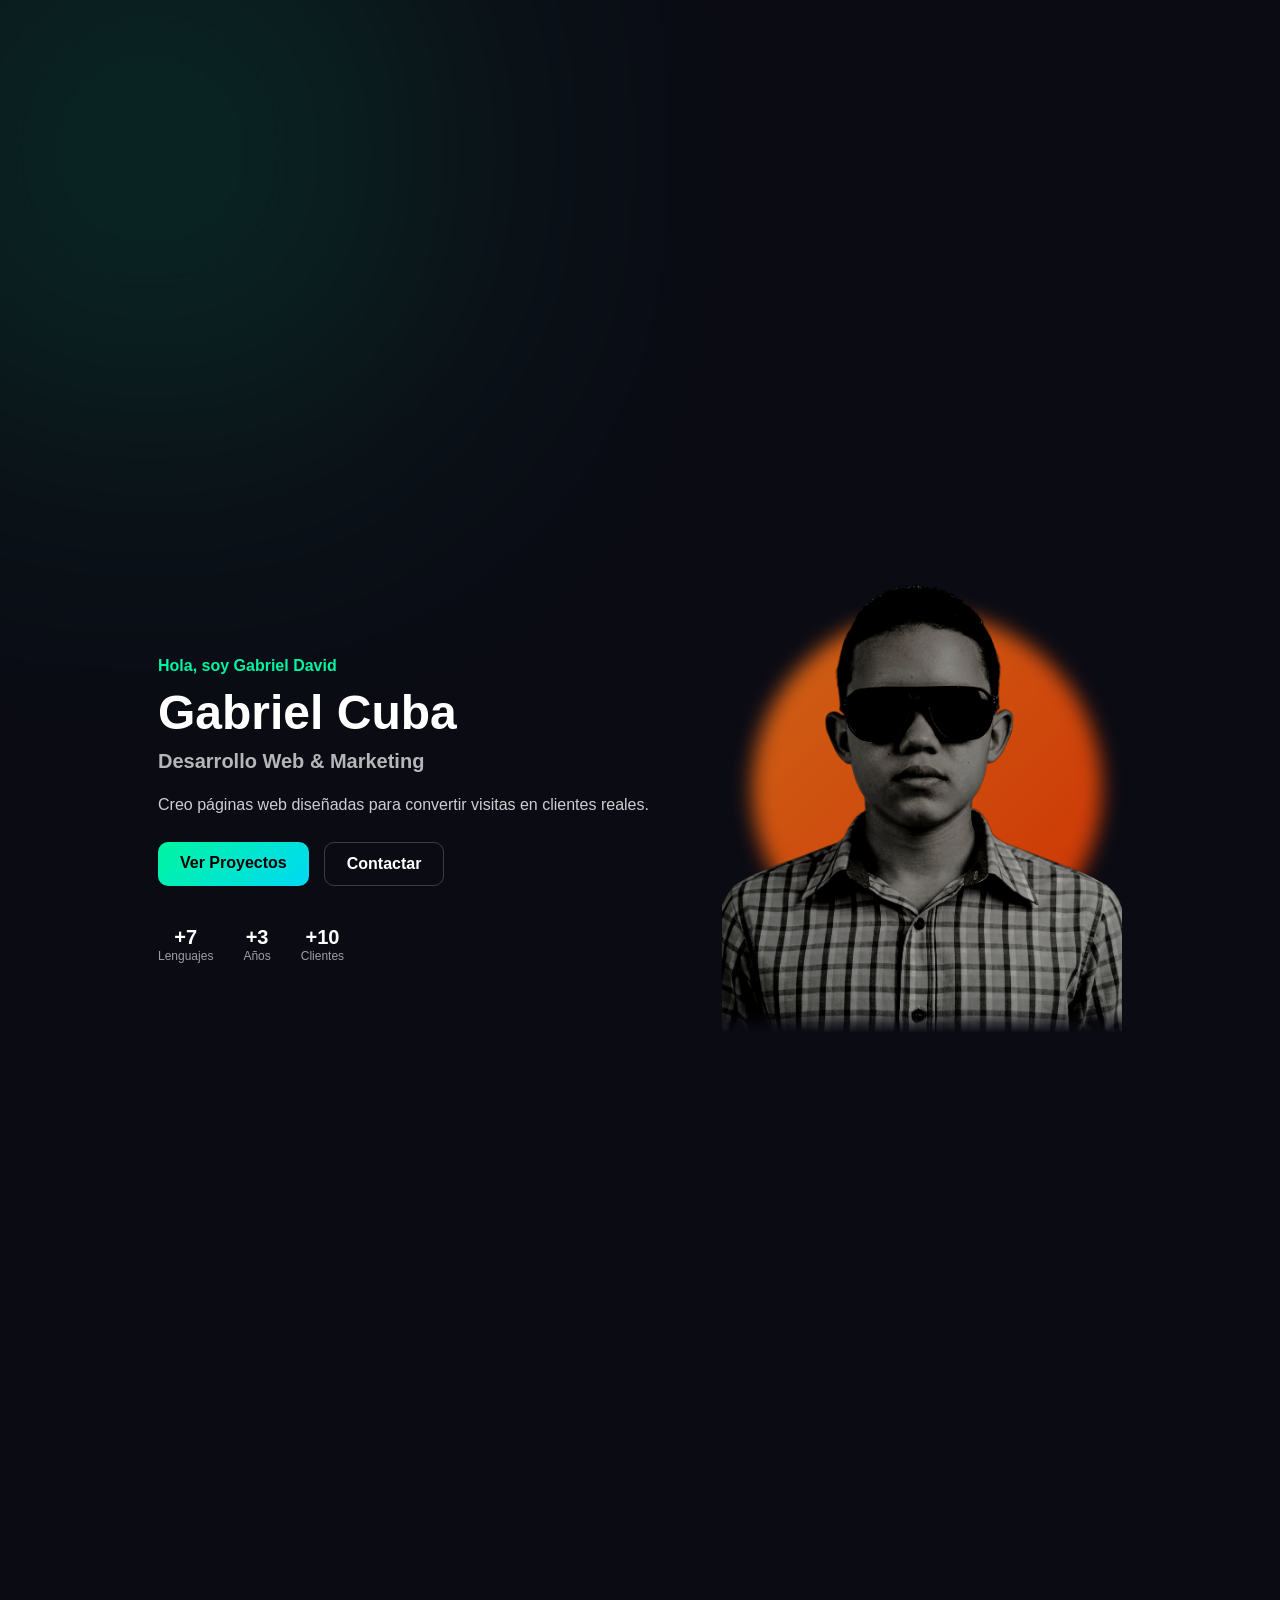
<file: index.html>
<!DOCTYPE html>
<html lang="es">
<head>
    <meta charset="UTF-8">
    <meta name="viewport" content="width=device-width, initial-scale=1.0">
    <title>Impulso-Digital | Gabriel David - Desarrollo Web</title>
    <link rel="icon" type="image/png" href="https://raw.githubusercontent.com/Gabriel13544/Impulso-Digital/main/img/impulso-digital.png">
    <meta property="og:image" content="https://raw.githubusercontent.com/Gabriel13544/Impulso-Digital/main/img/impulso-digital.png">
    <meta name="google-site-verification" content="MyWX2oampHgChPBgl0AtI6WBfq2GyF75EsTW5SlznT0" />
    <link rel="stylesheet" href="estilos.css">
    <script type="application/ld+json">
    {
       "@context": "https://schema.org",
       "@type": "WebSite",
       "name": "Impulso Digital",
       "url": "https://impulso-digital-pearl.vercel.app/"
    }
    </script>
</head>
<body>
    <section class="hero">
        <div class="hero-left">
            <span class="intro">Hola, soy Gabriel David</span>
            <h1 class="hero-name">Gabriel Cuba</h1>
            <h2 class="hero-skills">Desarrollo Web & Marketing</h2>
            <p class="hero-description">Creo páginas web
            diseñadas para convertir visitas en clientes
            reales.</p>

            <div class="buttons">
                <a rel="noopener noreferrer" href="mis-proyectos.html" class="btn primary" id="proyectos-container">Ver Proyectos</a>
                <a rel="noopener noreferrer" href="https://wa.me/+5350862751" class="btn secondary">Contactar</a>
            </div>

            <div class="stats">
                <div class="stat"><strong>+7</strong><span>Lenguajes</span></div>
                <div class="stat"><strong>+3</strong><span>Años</span></div>
                <div class="stat"><strong>+10</strong><span>Clientes</span></div>
            </div>
        </div>
        <div class="hero-right">
            <div class="image-wrapper">
                <img src="img/perfil.png" alt="Foto de perfil de Gabriel">
                <div class="circle"></div>
            </div>
        </div>
    </section>
</body>
</html>
</file>
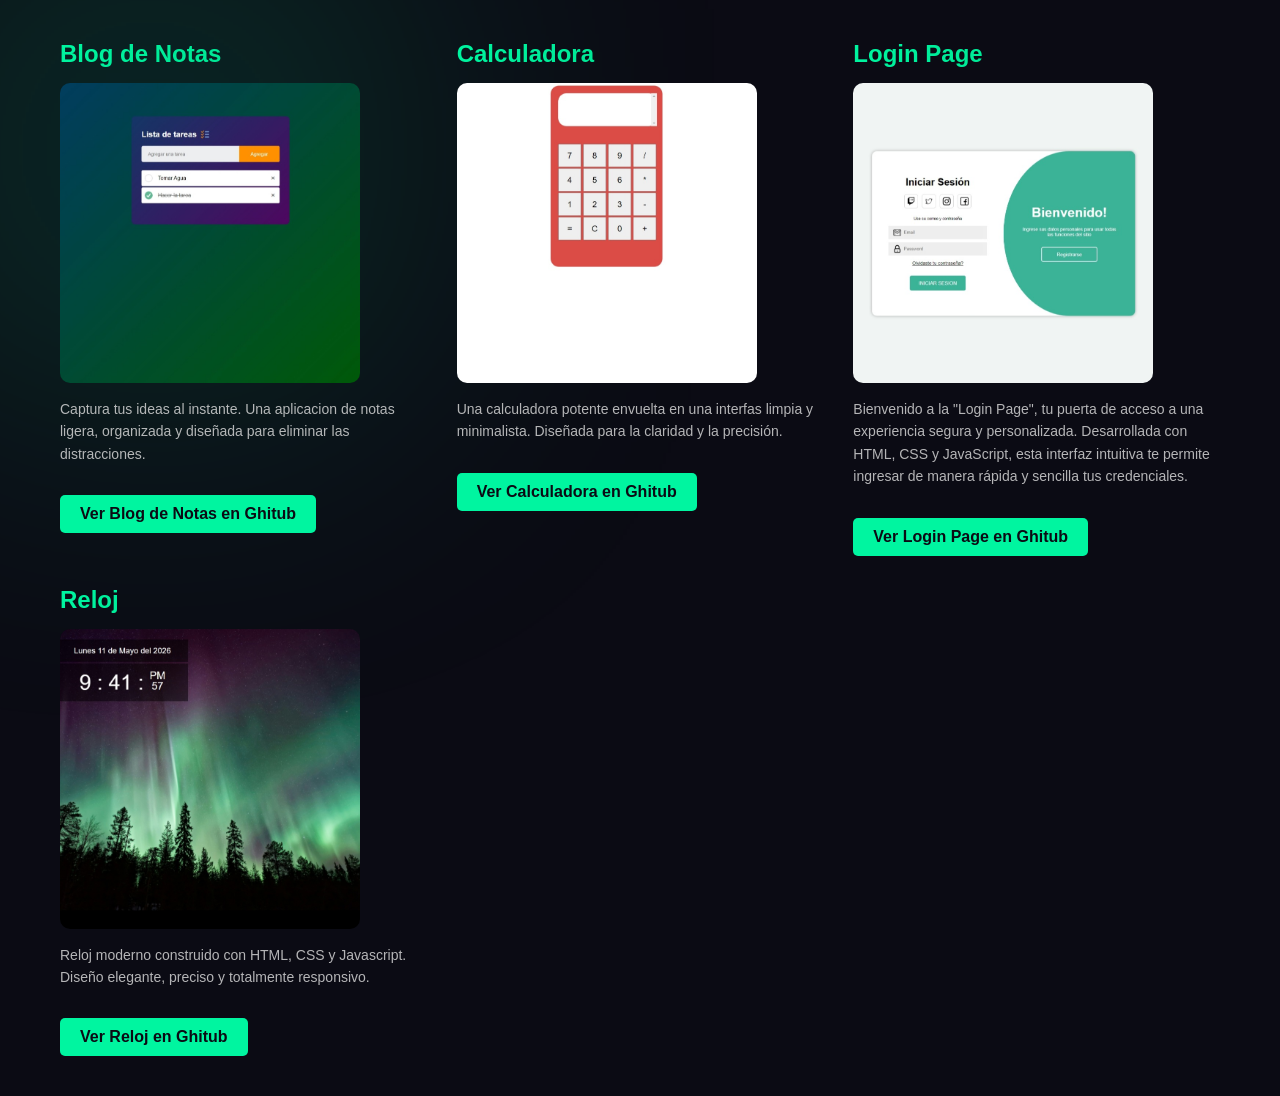
<file: mis-proyectos.html>
<!DOCTYPE html>
<html lang="es">
<head>
    <meta charset="UTF-8">
    <meta name="viewport" content="width=device-width, initial-scale=1.0">
    <link rel="stylesheet" href="proyectos.css">
    <title>Impulso-Digital | Mis Proyectos</title>
</head>
<body>
    <section class="proyectos">    
        <article class="blognotas">
        <h2 class="nombre">Blog de Notas</h2> 
            <img src="img2/blog.jpeg" alt="blog">
            <p class="description">Captura tus ideas al instante. Una aplicacion de notas
            ligera, organizada y diseñada para eliminar las distracciones.
            </p>            
        <a rel="noopener noreferrer" href="https://github.com/Gabriel13544/Blog-de-Notas">Ver Blog de Notas en Ghitub</a>                     
        </article>
        <article class="calculadora">
            <h2 class="nombre">Calculadora</h2>
            <img src="img2/calculadora.jpeg" alt="calculadora">
            <p class="description">Una calculadora potente envuelta en una interfas limpia
                y minimalista. Diseñada para la claridad y la 
                precisión.
            </p>
            <a rel="noopener noreferrer" href="https://github.com/Gabriel13544/Calculadora">Ver Calculadora en Ghitub</a>
        </article>
        <article class="login">
            <h2 class="nombre">Login Page</h2>
            <img src="img2/registro.jpeg" alt="Crear Cuenta">
            <p class="description">Bienvenido a la "Login Page", 
            tu puerta de acceso a una experiencia segura 
            y personalizada. 
            Desarrollada con HTML, CSS y JavaScript, 
            esta interfaz intuitiva te permite ingresar 
            de manera rápida y sencilla tus credenciales. 
            </p> 
            <a rel="noopener noreferrer" href="https://github.com/Gabriel13544/Login-Page">Ver Login Page en Ghitub</a>                       
        </article>
        <article class="reloj">
            <h2 class="nombre">Reloj</h2>
            <img src="img2/reloj.jpeg" alt="reloj">
            <p class="description">Reloj moderno construido con HTML, CSS y Javascript. 
            Diseño elegante, preciso y totalmente responsivo.</p>
            <a rel="noopener noreferrer" href="https://github.com/Gabriel13544/Reloj-Web-Interactivo">Ver Reloj en Ghitub</a>
            </article>
    </section>
</body>
</html>
</file>
<file: estilos.css>
*{
    margin: 0;
    padding: 0;
    box-sizing: border-box;
}
body{
    font-family: sans-serif;
    background-color: #0b0b14;
    color: white;
}
body::before{
    content: "";
    position: absolute;
    width: 500px;
    height: 500px;
    background: #00f5a0;
    filter: blur(150px);
    opacity: 0.15;
    top: -100px;
    left: -100px;
    z-index: -1;
}
.hero{
    display: flex;
    align-items: center;
    justify-content: space-between;
    height: 180dvh;
    padding: 68px;
    max-width: 1100px;
    margin-inline: auto;
    gap: 40px;
}
.hero-left{
    max-width: 500px;
    animation: fadeUp 1s ease;
}
.intro{
    color: #00f5a0;
    font-weight: bold;
}
.hero-name{
    font-size: 48px;
    margin: 10px 0;
}
.hero-skills{
    font-size: 20px;
    opacity: 0.7;
    margin-bottom: 20px;
}
.hero-description{
    opacity: 0.8;
    line-height: 1.5;
}
.buttons{
    margin-top: 25px;
    display: flex;
    gap: 15px;
}
.btn{
    padding: 12px 22px;
    border-radius: 10px;
    text-decoration: none;
    font-weight: bold;
    transition: transform.3s;
}
.primary{
    background: linear-gradient(135deg, #00f5a0, #00d9f5);
    color: black;
}
.secondary{

    border: 1px solid #ffffff33;
    color: white;
}
.btn:hover{
    transform: translate(-3px);
}
.stats{
    margin-top: 40px;
    display: flex;
    gap: 30px;
}
.stat{
    text-align: center;
}
.stat strong{
    font-size: 20px;
}
.stat span{
    display: block;
    font-size: 12px;
    opacity: 0.6;
}
.image-wrapper{
    position: relative;
    width: 400px;
}
.image-wrapper img{
    width: 100%;
    mask-image: linear-gradient(black 95%, transparent);
    position: relative;
    z-index: 2;
}
img{
    width: 350px;
    height: 450px;
}
.circle{
    position: absolute;
    width: 350px;
    height: 350px;
    background: linear-gradient(135deg, #ff7a18, #ff3d00);
    border-radius: 50%;
    top: 30px;
    left: 30px;
    z-index: 1;
    filter: blur(10px);
    opacity: 0.8;
}
@keyframes fadeUp {
    from {
        opacity: 0;
        transform: translateY(30px);
    }
    to {
        opacity: 1;
        transform: translateY(0);
    }
}
@keyframes slideDown {
  from {
    opacity: 0;
    transform: translateY(-20px);
  }
  to {
    opacity: 1;
    transform: translateY(0);
  }
}

#proyectos-container {
  animation: slideDown 0.4s ease-out forwards;
}
</file>
<file: proyectos.css>
*{
    margin: 0;
    padding: 0;
    box-sizing: border-box;
}
body{
    font-family: 'Segoe UI', Tahoma, Geneva, Verdana, sans-serif;
    background-color: #0b0b14;
    color: white;
    position: relative;
}
body::before{
    content: "";
    position: fixed;
    width: 500px;
    height: 500px;
    background: #00f5a0;
    filter: blur(150px);
    opacity: 0.15;
    top: -100px;
    left: -100px;
    z-index: -1;
    pointer-events: none;
}
h2{
    background: #00f5a0;
    font-weight: bold;
}
.description{
    opacity: 0.8;
    line-height: 1.5;
}
a {
    display: inline-block;
    margin-top: 15px;
    padding: 10px 20px;
    background-color: #00f5a0;
    color: #0b0b14;
    text-decoration: none;
    border-radius: 5px;
    font-weight: bold;
    transition: all 0.3s ease;
}

a:hover {
    background-color: #00d688;
    transform: translateY(-2px);
    box-shadow: 0 5px 15px rgba(0, 245, 160, 0.3);
}

a:focus {
    outline: 2px solid #00f5a0;
    outline-offset: 2px;
}
.proyectos {
    display: grid;
    grid-template-columns: repeat(auto-fit, minmax(300px, 1fr));
    gap: 30px;
    padding: 40px 20px;
    max-width: 1200px;
    margin: 0 auto;
}

.proyecto {
    background: rgba(255, 255, 255, 0.05);
    border: 1px solid rgba(0, 245, 160, 0.2);
    border-radius: 10px;
    padding: 20px;
    backdrop-filter: blur(10px);
    transition: all 0.3s ease;
}

.proyecto:hover {
    border-color: #00f5a0;
    background: rgba(0, 245, 160, 0.1);
    transform: translateY(-5px);
}
.nombre {
    display: block;
    font-size: 24px;
    font-weight: bold;
    margin-bottom: 15px;
    background: linear-gradient(135deg, #00f5a0, #00d688);
    -webkit-background-clip: text;
    -webkit-text-fill-color: transparent;
    background-clip: text;
}

.description {
    opacity: 0.8;
    line-height: 1.6;
    font-size: 14px;
    margin: 15px 0;
    color: #e0e0e0;
}
img {
    width: 300px;
    height: 300px;
    object-fit: cover;
    border-radius: 10px;
    transition: all 0.3s ease;
    display: block;
}

img:hover {
    transform: scale(1.05);
    box-shadow: 0 10px 30px rgba(0, 245, 160, 0.3);
}

@media (max-width: 768px) {
    .proyectos {
        grid-template-columns: 1fr;
        gap: 20px;
        padding: 20px 15px;
    }
    
    body::before {
        width: 300px;
        height: 300px;
    }
    
    .nombre {
        font-size: 20px;
    }
}
</file>
